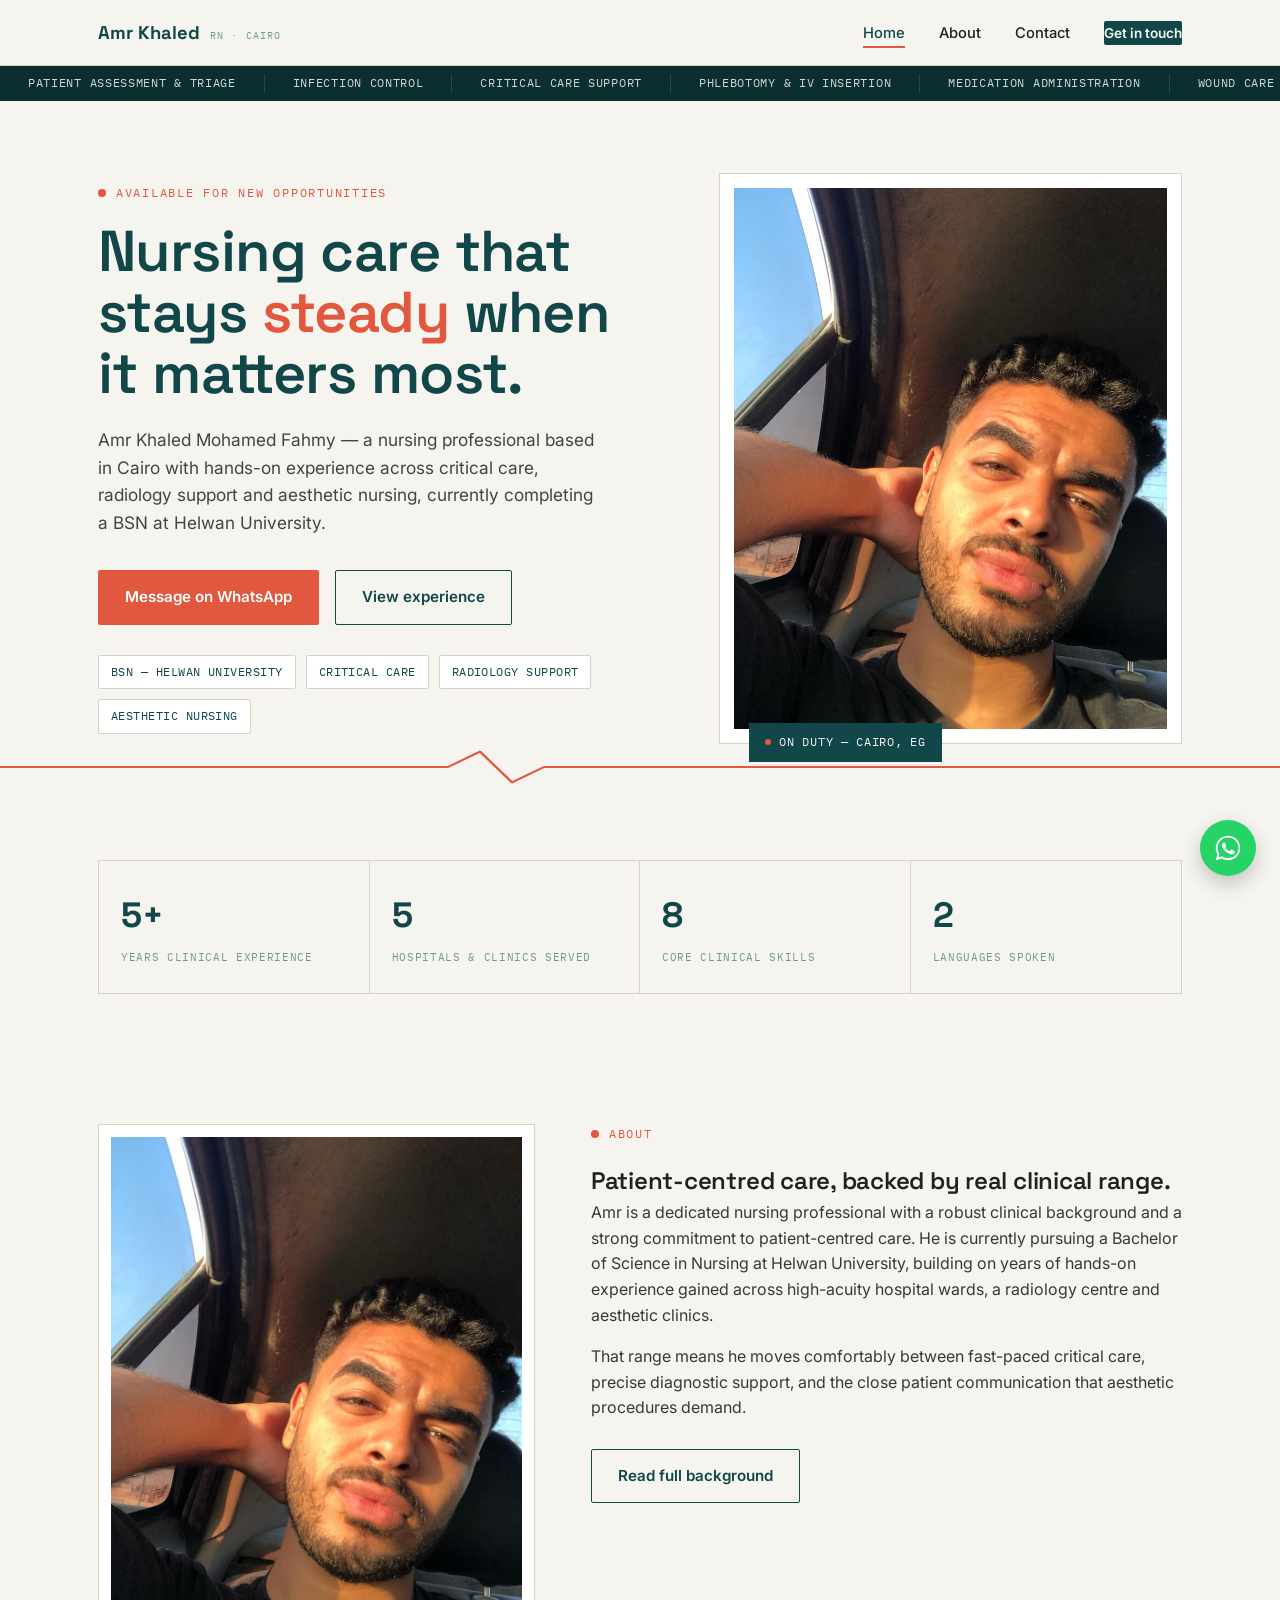
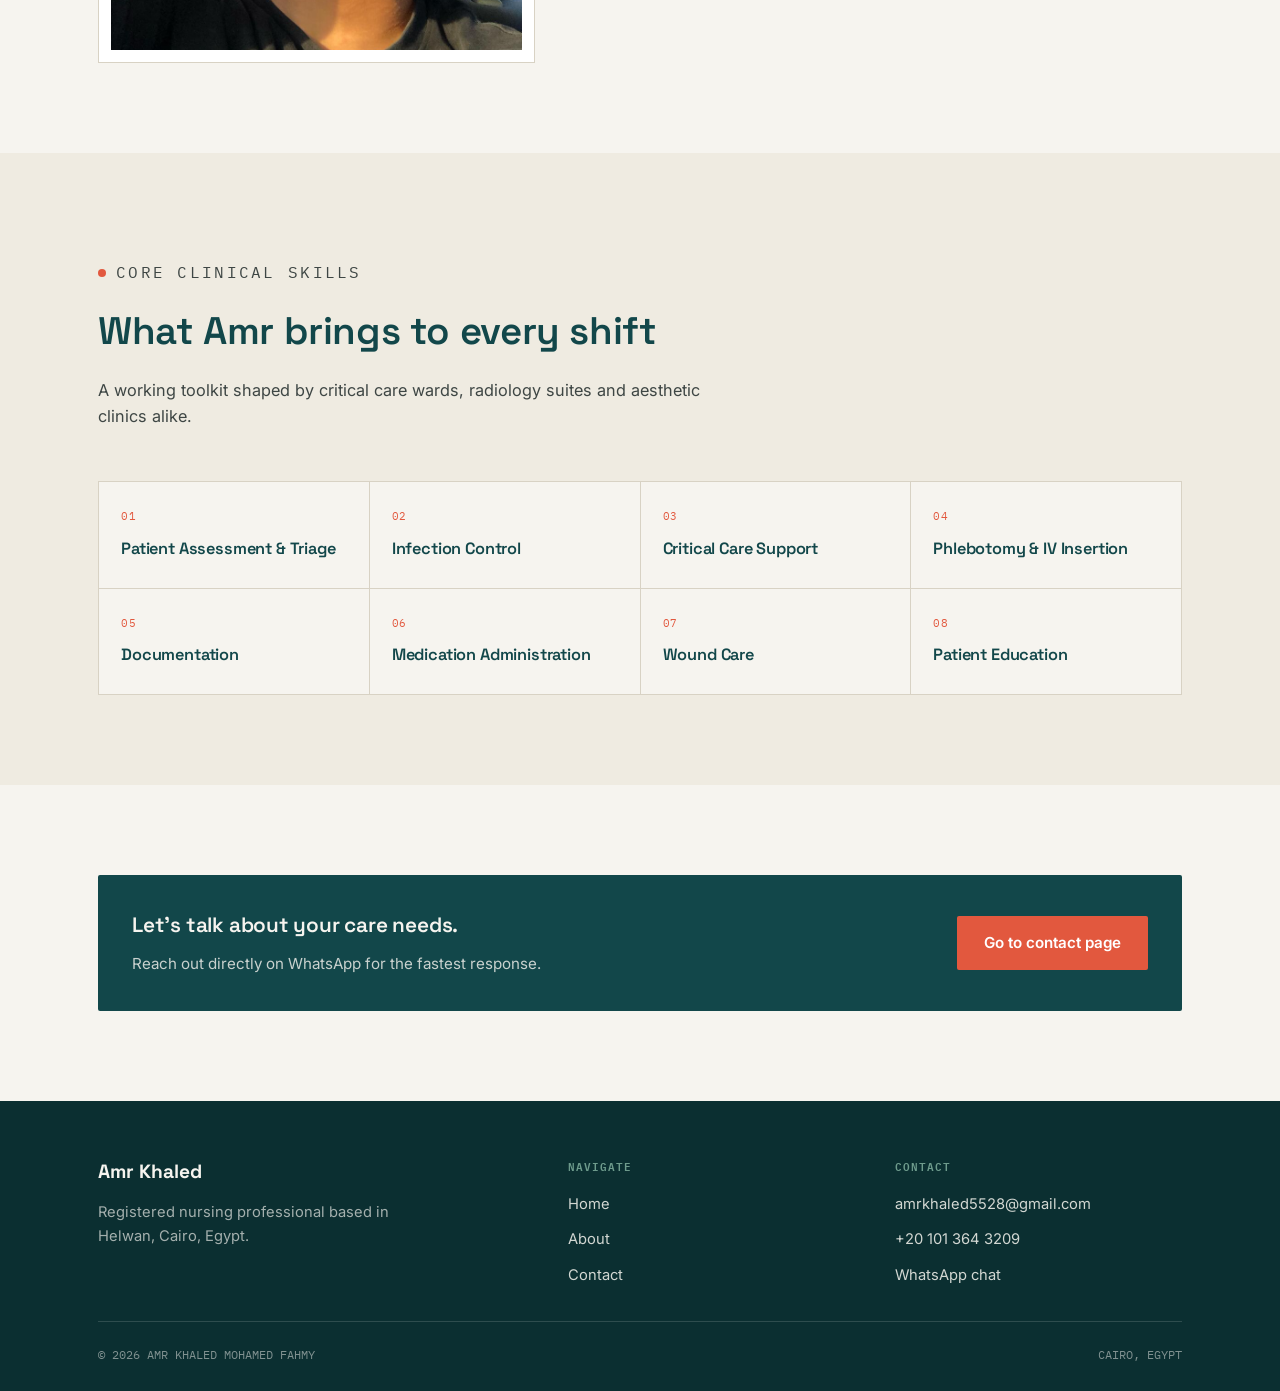
<file: index.html>
<!DOCTYPE html>
<html lang="en">
<head>
<meta charset="UTF-8">
<meta name="viewport" content="width=device-width, initial-scale=1.0">
<title>Amr Khaled — Registered Nurse, Cairo</title>
<meta name="description" content="Amr Khaled Mohamed Fahmy — Nursing professional specialising in critical care, radiology support and aesthetic nursing, Cairo, Egypt.">
<link rel="preconnect" href="https://fonts.googleapis.com">
<link href="https://fonts.googleapis.com/css2?family=Space+Grotesk:wght@500;600;700&family=Inter:wght@400;500;600&family=IBM+Plex+Mono:wght@400;500&display=swap" rel="stylesheet">
<link rel="stylesheet" href="css/style.css">
</head>
<body>

<header class="site-header">
  <nav class="nav">
    <a href="index.html" class="brand">Amr Khaled <small>RN · Cairo</small></a>
    <button class="nav-toggle" aria-label="Toggle menu" aria-expanded="false">
      <span></span><span></span><span></span>
    </button>
    <ul class="nav-links">
      <li><a href="index.html" aria-current="page">Home</a></li>
      <li><a href="about.html">About</a></li>
      <li><a href="contact.html">Contact</a></li>
      <li><a href="contact.html" class="nav-cta">Get in touch</a></li>
    </ul>
  </nav>
</header>

<div class="vitals-strip" aria-hidden="true">
  <div class="track">
    <span>PATIENT ASSESSMENT & TRIAGE</span><span>INFECTION CONTROL</span><span>CRITICAL CARE SUPPORT</span><span>PHLEBOTOMY & IV INSERTION</span><span>MEDICATION ADMINISTRATION</span><span>WOUND CARE</span><span>PATIENT EDUCATION</span>
    <span>PATIENT ASSESSMENT & TRIAGE</span><span>INFECTION CONTROL</span><span>CRITICAL CARE SUPPORT</span><span>PHLEBOTOMY & IV INSERTION</span><span>MEDICATION ADMINISTRATION</span><span>WOUND CARE</span><span>PATIENT EDUCATION</span>
  </div>
</div>

<main>
  <!-- HERO -->
  <section class="hero">
    <div class="container hero-grid">
      <div>
        <p class="eyebrow">Available for new opportunities</p>
        <h1>Nursing care that stays <em>steady</em> when it matters most.</h1>
        <p class="hero-lede">Amr Khaled Mohamed Fahmy — a nursing professional based in Cairo with hands-on experience across critical care, radiology support and aesthetic nursing, currently completing a BSN at Helwan University.</p>
        <div class="hero-actions">
          <a href="contact.html" class="btn btn-primary">Message on WhatsApp</a>
          <a href="about.html" class="btn btn-outline">View experience</a>
        </div>
        <div class="credentials">
          <span class="chip">BSN — Helwan University</span>
          <span class="chip">Critical Care</span>
          <span class="chip">Radiology Support</span>
          <span class="chip">Aesthetic Nursing</span>
        </div>
      </div>
      <div class="hero-photo">
        <div class="frame">
          <img src="images/profile-hero.jpg" alt="Portrait of Amr Khaled, Registered Nurse">
        </div>
        <div class="tag"><span class="dot"></span>ON DUTY — CAIRO, EG</div>
      </div>
    </div>
  </section>

  <svg class="ecg-divider" viewBox="0 0 1200 60" preserveAspectRatio="none" aria-hidden="true">
    <path d="M0 30 H420 L450 10 L480 50 L510 30 H1200"/>
  </svg>

  <!-- STATS -->
  <section class="stats">
    <div class="container">
      <div class="stats-grid">
        <div class="stat"><div class="n">5+</div><div class="l">Years clinical experience</div></div>
        <div class="stat"><div class="n">5</div><div class="l">Hospitals & clinics served</div></div>
        <div class="stat"><div class="n">8</div><div class="l">Core clinical skills</div></div>
        <div class="stat"><div class="n">2</div><div class="l">Languages spoken</div></div>
      </div>
    </div>
  </section>

  <!-- ABOUT TEASER -->
  <section class="section reveal">
    <div class="container about-teaser">
      <div class="frame">
        <img src="images/about-photo.jpg" alt="Amr Khaled at work">
      </div>
      <div>
        <p class="eyebrow">About</p>
        <h2>Patient-centred care, backed by real clinical range.</h2>
        <div class="about-copy">
          <p>Amr is a dedicated nursing professional with a robust clinical background and a strong commitment to patient-centred care. He is currently pursuing a Bachelor of Science in Nursing at Helwan University, building on years of hands-on experience gained across high-acuity hospital wards, a radiology centre and aesthetic clinics.</p>
          <p>That range means he moves comfortably between fast-paced critical care, precise diagnostic support, and the close patient communication that aesthetic procedures demand.</p>
        </div>
        <div class="hero-actions" style="margin-top:28px;">
          <a href="about.html" class="btn btn-outline">Read full background</a>
        </div>
      </div>
    </div>
  </section>

  <!-- SKILLS -->
  <section class="section section-alt reveal">
    <div class="container">
      <div class="section-head">
        <p class="eyebrow">Core clinical skills</p>
        <h2>What Amr brings to every shift</h2>
        <p>A working toolkit shaped by critical care wards, radiology suites and aesthetic clinics alike.</p>
      </div>
      <div class="skills-grid">
        <div class="skill-card"><div class="k">01</div><h3>Patient Assessment & Triage</h3></div>
        <div class="skill-card"><div class="k">02</div><h3>Infection Control</h3></div>
        <div class="skill-card"><div class="k">03</div><h3>Critical Care Support</h3></div>
        <div class="skill-card"><div class="k">04</div><h3>Phlebotomy & IV Insertion</h3></div>
        <div class="skill-card"><div class="k">05</div><h3>Documentation</h3></div>
        <div class="skill-card"><div class="k">06</div><h3>Medication Administration</h3></div>
        <div class="skill-card"><div class="k">07</div><h3>Wound Care</h3></div>
        <div class="skill-card"><div class="k">08</div><h3>Patient Education</h3></div>
      </div>
    </div>
  </section>

  <!-- CTA -->
  <section class="section reveal">
    <div class="container">
      <div class="whatsapp-card" style="display:flex; align-items:center; justify-content:space-between; flex-wrap:wrap; gap:24px;">
        <div>
          <h3>Let's talk about your care needs.</h3>
          <p>Reach out directly on WhatsApp for the fastest response.</p>
        </div>
        <a href="contact.html" class="btn btn-primary">Go to contact page</a>
      </div>
    </div>
  </section>
</main>

<footer class="site-footer">
  <div class="container">
    <div class="footer-grid">
      <div>
        <div class="footer-brand">Amr Khaled</div>
        <p>Registered nursing professional based in Helwan, Cairo, Egypt.</p>
      </div>
      <div class="footer-col">
        <h4>Navigate</h4>
        <ul>
          <li><a href="index.html">Home</a></li>
          <li><a href="about.html">About</a></li>
          <li><a href="contact.html">Contact</a></li>
        </ul>
      </div>
      <div class="footer-col">
        <h4>Contact</h4>
        <ul>
          <li><a href="mailto:amrkhaled5528@gmail.com">amrkhaled5528@gmail.com</a></li>
          <li><a href="tel:+201013643209">+20 101 364 3209</a></li>
          <li><a href="https://wa.me/201013643209" target="_blank" rel="noopener">WhatsApp chat</a></li>
        </ul>
      </div>
    </div>
    <div class="footer-bottom">
      <span>© 2026 AMR KHALED MOHAMED FAHMY</span>
      <span>CAIRO, EGYPT</span>
    </div>
  </div>
</footer>

<a class="wa-float" href="#" target="_blank" rel="noopener" aria-label="Chat on WhatsApp">
  <svg viewBox="0 0 32 32" fill="white"><path d="M16 2C8.3 2 2 8.3 2 16c0 2.6.7 5.1 2 7.3L2 30l6.9-1.9c2.1 1.2 4.5 1.8 7.1 1.8 7.7 0 14-6.3 14-14S23.7 2 16 2zm0 25.5c-2.3 0-4.5-.6-6.4-1.8l-.5-.3-4.1 1.1 1.1-4-.3-.5C4.6 20.2 4 18.2 4 16 4 9.4 9.4 4 16 4s12 5.4 12 12-5.4 11.5-12 11.5zm6.3-8.6c-.3-.2-2-1-2.3-1.1-.3-.1-.5-.2-.8.2-.2.3-.9 1.1-1.1 1.3-.2.2-.4.2-.7.1-.3-.2-1.4-.5-2.6-1.6-1-.9-1.6-2-1.8-2.3-.2-.3 0-.5.1-.7.1-.1.3-.4.5-.6.2-.2.2-.3.3-.5.1-.2.1-.4 0-.6-.1-.2-.8-1.9-1.1-2.6-.3-.7-.6-.6-.8-.6h-.7c-.2 0-.6.1-.9.4-.3.3-1.2 1.2-1.2 2.9s1.3 3.4 1.4 3.6c.2.2 2.6 4 6.3 5.5.9.4 1.6.6 2.1.7.9.3 1.7.2 2.3.1.7-.1 2-.8 2.3-1.6.3-.8.3-1.4.2-1.6-.1-.1-.3-.2-.6-.4z"/></svg>
</a>

<script src="js/main.js"></script>
</body>
</html>
</file>
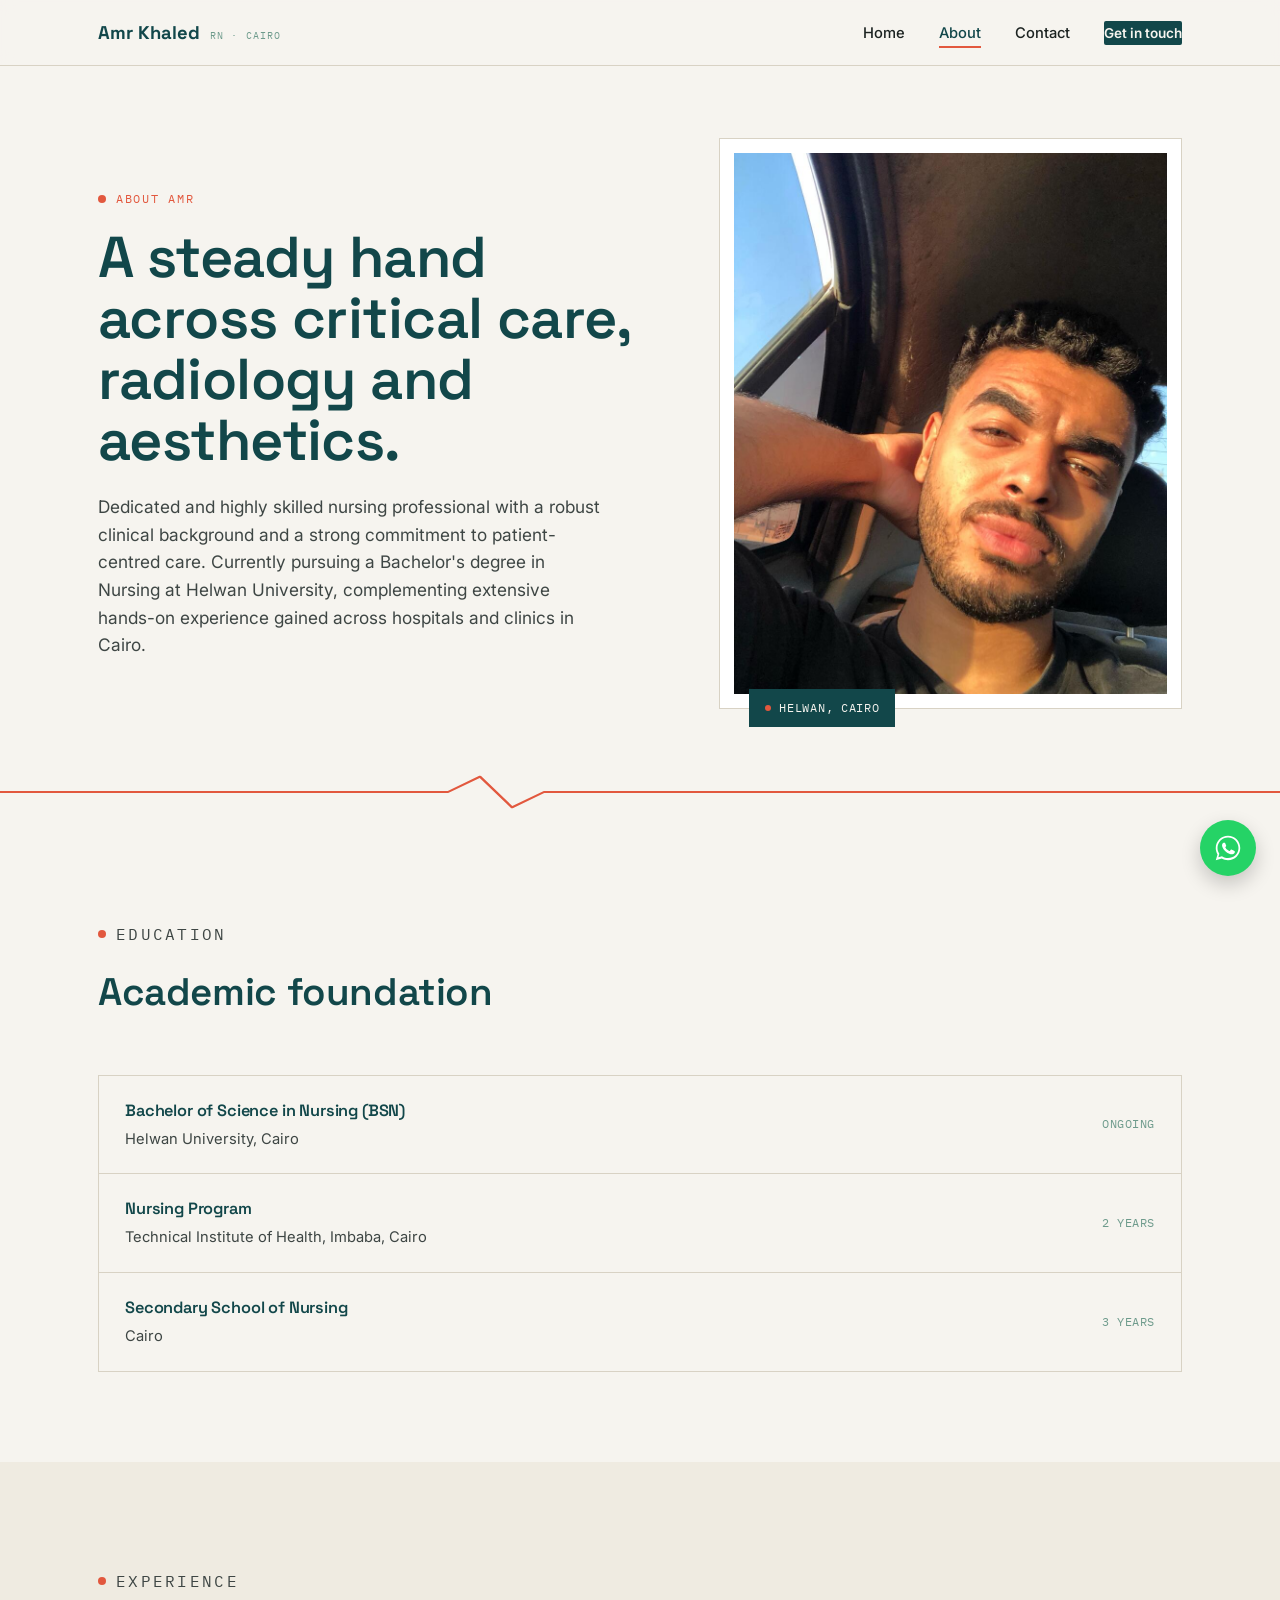
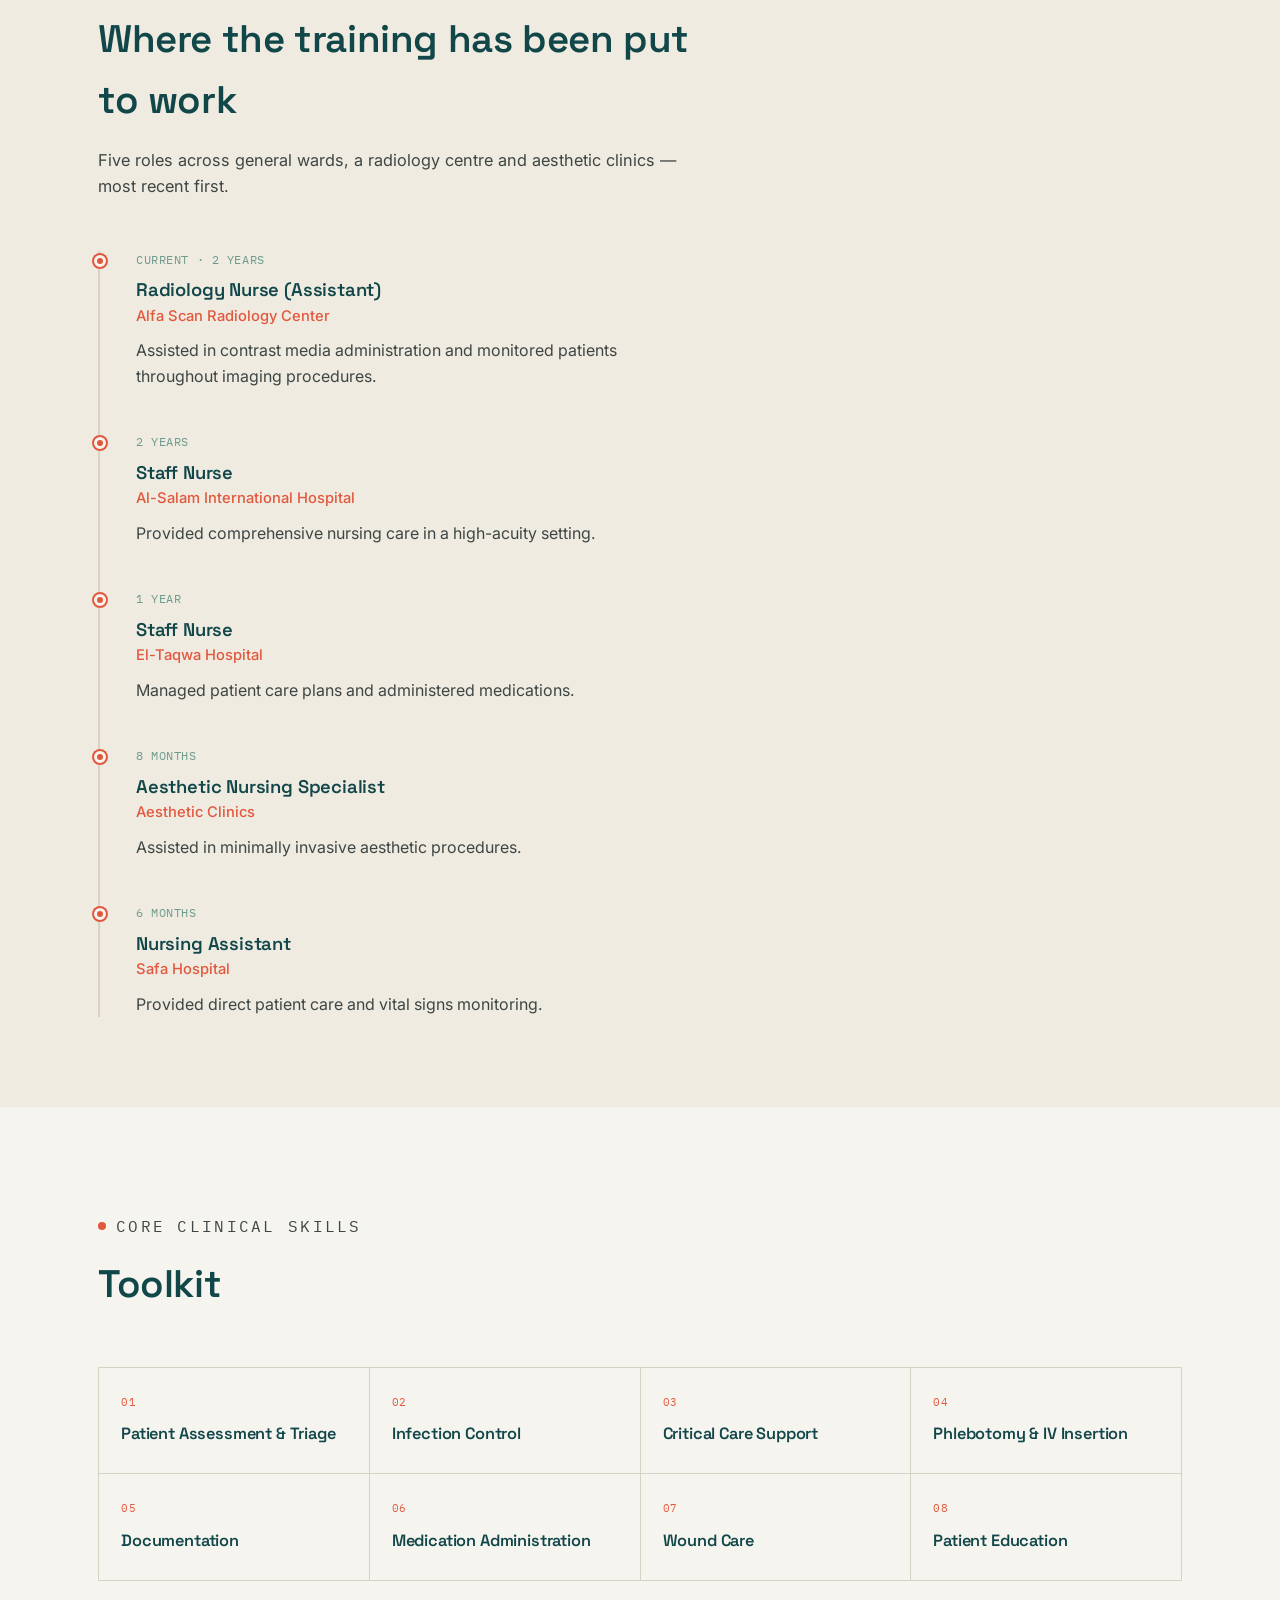
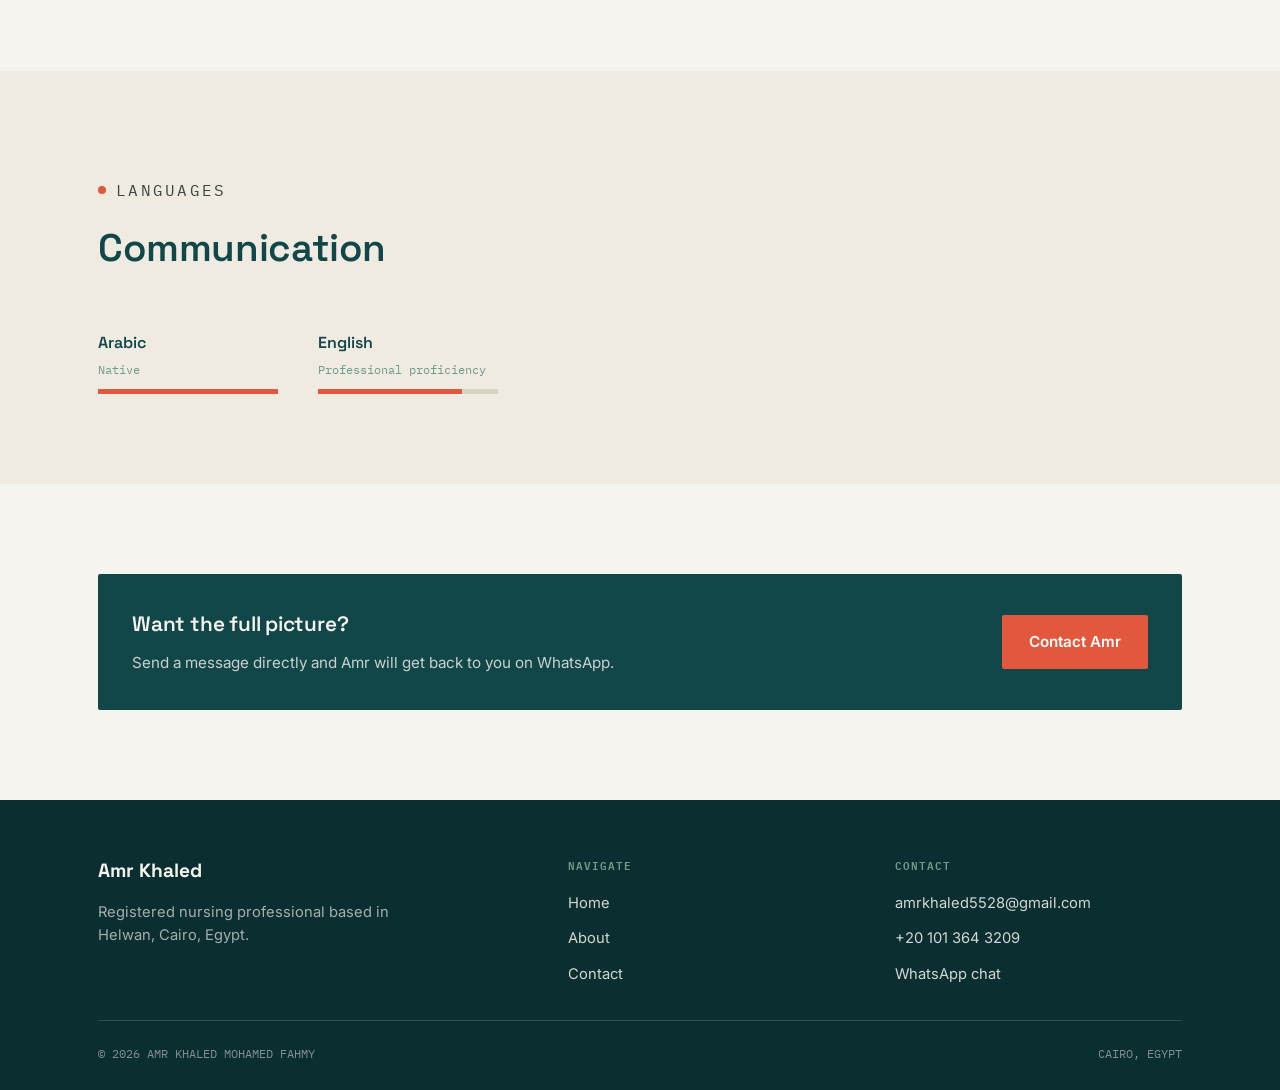
<file: about.html>
<!DOCTYPE html>
<html lang="en">
<head>
<meta charset="UTF-8">
<meta name="viewport" content="width=device-width, initial-scale=1.0">
<title>About — Amr Khaled, Registered Nurse</title>
<meta name="description" content="Education, clinical experience and core skills of Amr Khaled Mohamed Fahmy, nursing professional in Cairo, Egypt.">
<link rel="preconnect" href="https://fonts.googleapis.com">
<link href="https://fonts.googleapis.com/css2?family=Space+Grotesk:wght@500;600;700&family=Inter:wght@400;500;600&family=IBM+Plex+Mono:wght@400;500&display=swap" rel="stylesheet">
<link rel="stylesheet" href="css/style.css">
</head>
<body>

<header class="site-header">
  <nav class="nav">
    <a href="index.html" class="brand">Amr Khaled <small>RN · Cairo</small></a>
    <button class="nav-toggle" aria-label="Toggle menu" aria-expanded="false">
      <span></span><span></span><span></span>
    </button>
    <ul class="nav-links">
      <li><a href="index.html">Home</a></li>
      <li><a href="about.html" aria-current="page">About</a></li>
      <li><a href="contact.html">Contact</a></li>
      <li><a href="contact.html" class="nav-cta">Get in touch</a></li>
    </ul>
  </nav>
</header>

<main>
  <!-- INTRO -->
  <section class="hero" style="padding-bottom:60px;">
    <div class="container hero-grid">
      <div>
        <p class="eyebrow">About Amr</p>
        <h1>A steady hand across critical care, radiology and aesthetics.</h1>
        <p class="hero-lede">Dedicated and highly skilled nursing professional with a robust clinical background and a strong commitment to patient-centred care. Currently pursuing a Bachelor's degree in Nursing at Helwan University, complementing extensive hands-on experience gained across hospitals and clinics in Cairo.</p>
      </div>
      <div class="hero-photo">
        <div class="frame">
          <img src="images/about-photo.jpg" alt="Amr Khaled, Registered Nurse">
        </div>
        <div class="tag"><span class="dot"></span>HELWAN, CAIRO</div>
      </div>
    </div>
  </section>

  <svg class="ecg-divider" viewBox="0 0 1200 60" preserveAspectRatio="none" aria-hidden="true">
    <path d="M0 30 H420 L450 10 L480 50 L510 30 H1200"/>
  </svg>

  <!-- EDUCATION -->
  <section class="section reveal">
    <div class="container">
      <div class="section-head">
        <p class="eyebrow">Education</p>
        <h2>Academic foundation</h2>
      </div>
      <div class="edu-list">
        <div class="edu-item">
          <div>
            <h3>Bachelor of Science in Nursing (BSN)</h3>
            <div class="org">Helwan University, Cairo</div>
          </div>
          <div class="period">Ongoing</div>
        </div>
        <div class="edu-item">
          <div>
            <h3>Nursing Program</h3>
            <div class="org">Technical Institute of Health, Imbaba, Cairo</div>
          </div>
          <div class="period">2 Years</div>
        </div>
        <div class="edu-item">
          <div>
            <h3>Secondary School of Nursing</h3>
            <div class="org">Cairo</div>
          </div>
          <div class="period">3 Years</div>
        </div>
      </div>
    </div>
  </section>

  <!-- EXPERIENCE -->
  <section class="section section-alt reveal">
    <div class="container">
      <div class="section-head">
        <p class="eyebrow">Experience</p>
        <h2>Where the training has been put to work</h2>
        <p>Five roles across general wards, a radiology centre and aesthetic clinics — most recent first.</p>
      </div>
      <div class="timeline">
        <div class="timeline-item">
          <div class="period">Current · 2 Years</div>
          <h3>Radiology Nurse (Assistant)</h3>
          <div class="org">Alfa Scan Radiology Center</div>
          <p>Assisted in contrast media administration and monitored patients throughout imaging procedures.</p>
        </div>
        <div class="timeline-item">
          <div class="period">2 Years</div>
          <h3>Staff Nurse</h3>
          <div class="org">Al-Salam International Hospital</div>
          <p>Provided comprehensive nursing care in a high-acuity setting.</p>
        </div>
        <div class="timeline-item">
          <div class="period">1 Year</div>
          <h3>Staff Nurse</h3>
          <div class="org">El-Taqwa Hospital</div>
          <p>Managed patient care plans and administered medications.</p>
        </div>
        <div class="timeline-item">
          <div class="period">8 Months</div>
          <h3>Aesthetic Nursing Specialist</h3>
          <div class="org">Aesthetic Clinics</div>
          <p>Assisted in minimally invasive aesthetic procedures.</p>
        </div>
        <div class="timeline-item">
          <div class="period">6 Months</div>
          <h3>Nursing Assistant</h3>
          <div class="org">Safa Hospital</div>
          <p>Provided direct patient care and vital signs monitoring.</p>
        </div>
      </div>
    </div>
  </section>

  <!-- SKILLS -->
  <section class="section reveal">
    <div class="container">
      <div class="section-head">
        <p class="eyebrow">Core clinical skills</p>
        <h2>Toolkit</h2>
      </div>
      <div class="skills-grid">
        <div class="skill-card"><div class="k">01</div><h3>Patient Assessment & Triage</h3></div>
        <div class="skill-card"><div class="k">02</div><h3>Infection Control</h3></div>
        <div class="skill-card"><div class="k">03</div><h3>Critical Care Support</h3></div>
        <div class="skill-card"><div class="k">04</div><h3>Phlebotomy & IV Insertion</h3></div>
        <div class="skill-card"><div class="k">05</div><h3>Documentation</h3></div>
        <div class="skill-card"><div class="k">06</div><h3>Medication Administration</h3></div>
        <div class="skill-card"><div class="k">07</div><h3>Wound Care</h3></div>
        <div class="skill-card"><div class="k">08</div><h3>Patient Education</h3></div>
      </div>
    </div>
  </section>

  <!-- LANGUAGES -->
  <section class="section section-alt reveal">
    <div class="container">
      <div class="section-head">
        <p class="eyebrow">Languages</p>
        <h2>Communication</h2>
      </div>
      <div class="lang-row">
        <div class="lang-item">
          <div class="name">Arabic</div>
          <div class="level">Native</div>
          <div class="bar"><span style="width:100%"></span></div>
        </div>
        <div class="lang-item">
          <div class="name">English</div>
          <div class="level">Professional proficiency</div>
          <div class="bar"><span style="width:80%"></span></div>
        </div>
      </div>
    </div>
  </section>

  <!-- CTA -->
  <section class="section reveal">
    <div class="container">
      <div class="whatsapp-card" style="display:flex; align-items:center; justify-content:space-between; flex-wrap:wrap; gap:24px;">
        <div>
          <h3>Want the full picture?</h3>
          <p>Send a message directly and Amr will get back to you on WhatsApp.</p>
        </div>
        <a href="contact.html" class="btn btn-primary">Contact Amr</a>
      </div>
    </div>
  </section>
</main>

<footer class="site-footer">
  <div class="container">
    <div class="footer-grid">
      <div>
        <div class="footer-brand">Amr Khaled</div>
        <p>Registered nursing professional based in Helwan, Cairo, Egypt.</p>
      </div>
      <div class="footer-col">
        <h4>Navigate</h4>
        <ul>
          <li><a href="index.html">Home</a></li>
          <li><a href="about.html">About</a></li>
          <li><a href="contact.html">Contact</a></li>
        </ul>
      </div>
      <div class="footer-col">
        <h4>Contact</h4>
        <ul>
          <li><a href="mailto:amrkhaled5528@gmail.com">amrkhaled5528@gmail.com</a></li>
          <li><a href="tel:+201013643209">+20 101 364 3209</a></li>
          <li><a href="https://wa.me/201013643209" target="_blank" rel="noopener">WhatsApp chat</a></li>
        </ul>
      </div>
    </div>
    <div class="footer-bottom">
      <span>© 2026 AMR KHALED MOHAMED FAHMY</span>
      <span>CAIRO, EGYPT</span>
    </div>
  </div>
</footer>

<a class="wa-float" href="#" target="_blank" rel="noopener" aria-label="Chat on WhatsApp">
  <svg viewBox="0 0 32 32" fill="white"><path d="M16 2C8.3 2 2 8.3 2 16c0 2.6.7 5.1 2 7.3L2 30l6.9-1.9c2.1 1.2 4.5 1.8 7.1 1.8 7.7 0 14-6.3 14-14S23.7 2 16 2zm0 25.5c-2.3 0-4.5-.6-6.4-1.8l-.5-.3-4.1 1.1 1.1-4-.3-.5C4.6 20.2 4 18.2 4 16 4 9.4 9.4 4 16 4s12 5.4 12 12-5.4 11.5-12 11.5zm6.3-8.6c-.3-.2-2-1-2.3-1.1-.3-.1-.5-.2-.8.2-.2.3-.9 1.1-1.1 1.3-.2.2-.4.2-.7.1-.3-.2-1.4-.5-2.6-1.6-1-.9-1.6-2-1.8-2.3-.2-.3 0-.5.1-.7.1-.1.3-.4.5-.6.2-.2.2-.3.3-.5.1-.2.1-.4 0-.6-.1-.2-.8-1.9-1.1-2.6-.3-.7-.6-.6-.8-.6h-.7c-.2 0-.6.1-.9.4-.3.3-1.2 1.2-1.2 2.9s1.3 3.4 1.4 3.6c.2.2 2.6 4 6.3 5.5.9.4 1.6.6 2.1.7.9.3 1.7.2 2.3.1.7-.1 2-.8 2.3-1.6.3-.8.3-1.4.2-1.6-.1-.1-.3-.2-.6-.4z"/></svg>
</a>

<script src="js/main.js"></script>
</body>
</html>
</file>
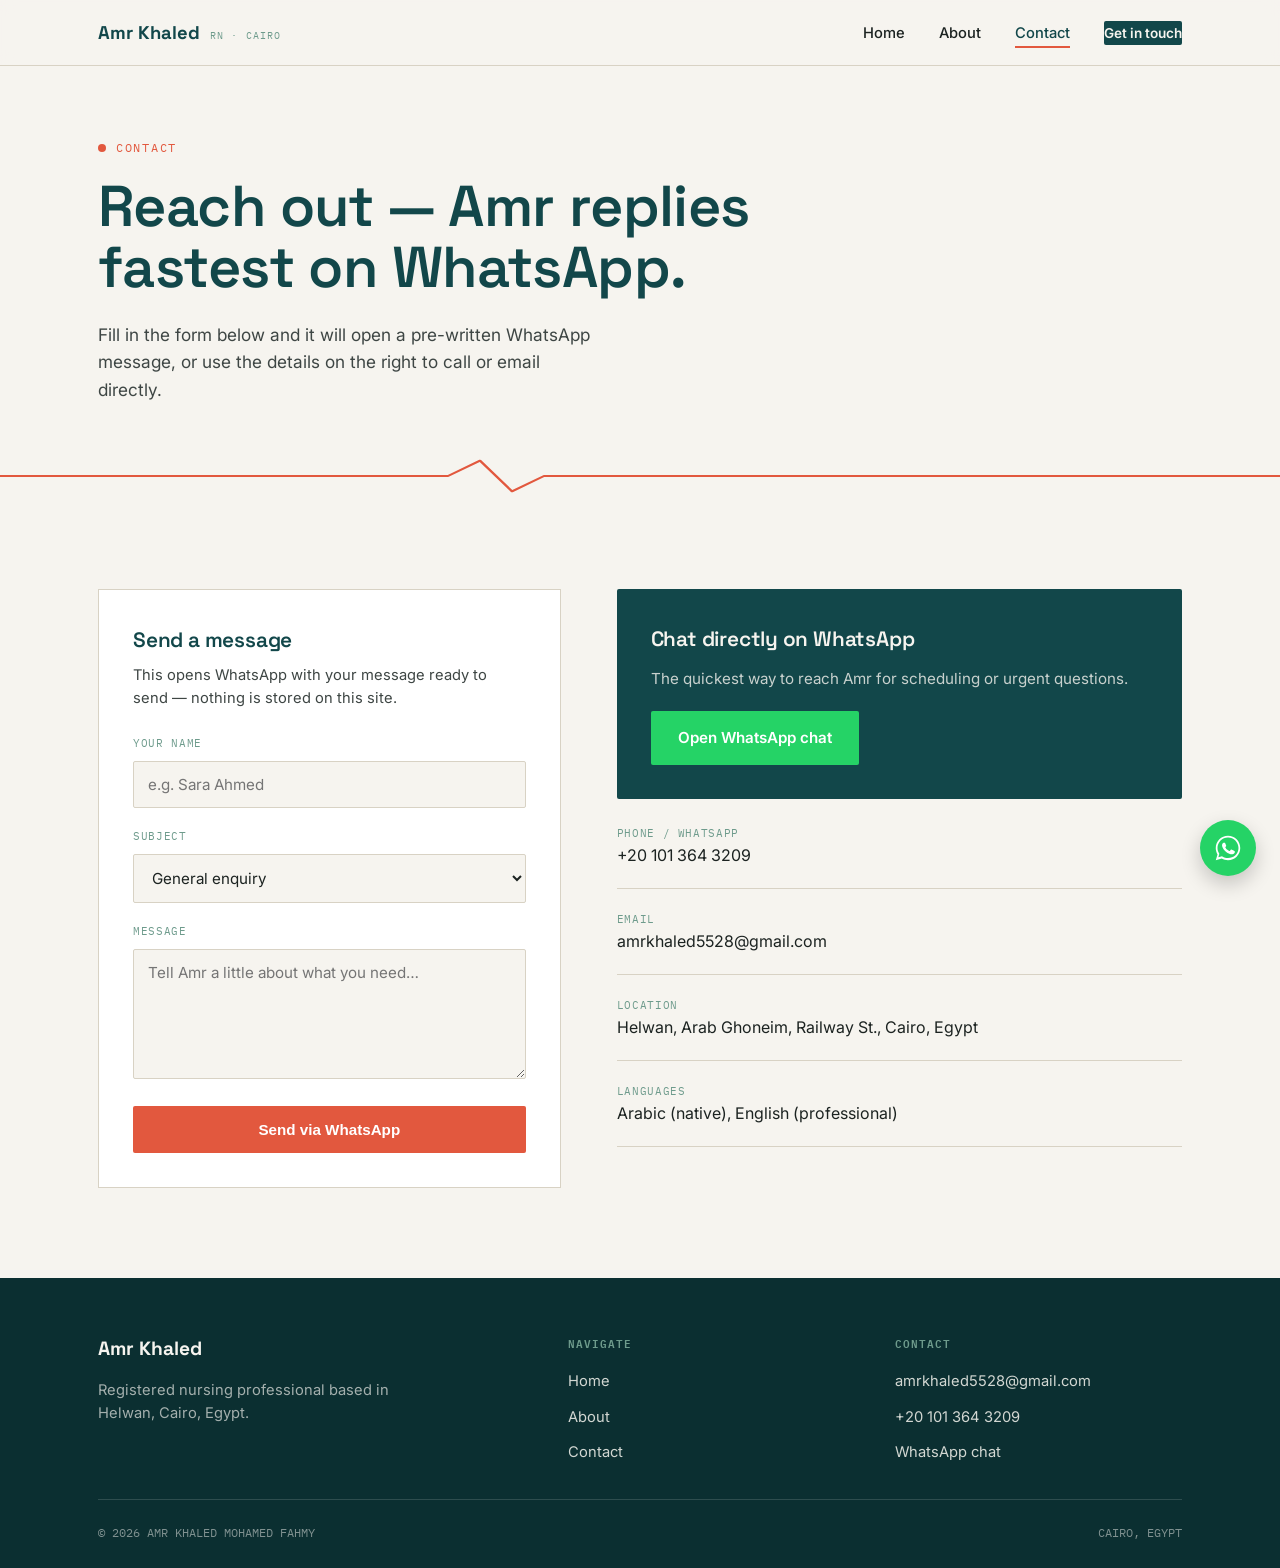
<file: contact.html>
<!DOCTYPE html>
<html lang="en">
<head>
<meta charset="UTF-8">
<meta name="viewport" content="width=device-width, initial-scale=1.0">
<title>Contact — Amr Khaled, Registered Nurse</title>
<meta name="description" content="Get in touch with Amr Khaled Mohamed Fahmy via WhatsApp, phone or email.">
<link rel="preconnect" href="https://fonts.googleapis.com">
<link href="https://fonts.googleapis.com/css2?family=Space+Grotesk:wght@500;600;700&family=Inter:wght@400;500;600&family=IBM+Plex+Mono:wght@400;500&display=swap" rel="stylesheet">
<link rel="stylesheet" href="css/style.css">
</head>
<body>

<header class="site-header">
  <nav class="nav">
    <a href="index.html" class="brand">Amr Khaled <small>RN · Cairo</small></a>
    <button class="nav-toggle" aria-label="Toggle menu" aria-expanded="false">
      <span></span><span></span><span></span>
    </button>
    <ul class="nav-links">
      <li><a href="index.html">Home</a></li>
      <li><a href="about.html">About</a></li>
      <li><a href="contact.html" aria-current="page">Contact</a></li>
      <li><a href="contact.html" class="nav-cta">Get in touch</a></li>
    </ul>
  </nav>
</header>

<main>
  <section class="hero" style="padding-bottom:50px;">
    <div class="container">
      <p class="eyebrow">Contact</p>
      <h1 style="max-width:20ch;">Reach out — Amr replies fastest on WhatsApp.</h1>
      <p class="hero-lede">Fill in the form below and it will open a pre-written WhatsApp message, or use the details on the right to call or email directly.</p>
    </div>
  </section>

  <svg class="ecg-divider" viewBox="0 0 1200 60" preserveAspectRatio="none" aria-hidden="true">
    <path d="M0 30 H420 L450 10 L480 50 L510 30 H1200"/>
  </svg>

  <section class="section reveal">
    <div class="container contact-grid">

      <!-- FORM -->
      <div>
        <div class="form-shell">
          <h2 style="margin-bottom:6px; color:var(--teal); font-size:1.3rem;">Send a message</h2>
          <p style="color:#3E4644; font-size:0.92rem; margin-bottom:24px;">This opens WhatsApp with your message ready to send — nothing is stored on this site.</p>
          <form id="whatsapp-form" novalidate>
            <div class="field">
              <label for="field-name">Your name</label>
              <input type="text" id="field-name" name="name" placeholder="e.g. Sara Ahmed" required>
            </div>
            <div class="field">
              <label for="field-subject">Subject</label>
              <select id="field-subject" name="subject">
                <option value="">General enquiry</option>
                <option value="Home care / private nursing">Home care / private nursing</option>
                <option value="Hospital or clinic opportunity">Hospital or clinic opportunity</option>
                <option value="Aesthetic nursing enquiry">Aesthetic nursing enquiry</option>
                <option value="Other">Other</option>
              </select>
            </div>
            <div class="field">
              <label for="field-message">Message</label>
              <textarea id="field-message" name="message" placeholder="Tell Amr a little about what you need…" required></textarea>
            </div>
            <button type="submit" class="btn btn-primary" style="width:100%; justify-content:center;">Send via WhatsApp</button>
          </form>
        </div>
      </div>

      <!-- INFO -->
      <div>
        <div class="whatsapp-card">
          <h3>Chat directly on WhatsApp</h3>
          <p>The quickest way to reach Amr for scheduling or urgent questions.</p>
          <a href="https://wa.me/201013643209" target="_blank" rel="noopener" class="btn btn-primary" style="margin-top:20px; background:#25D366;">Open WhatsApp chat</a>
        </div>

        <div class="contact-info-list">
          <div class="contact-info-item">
            <div>
              <div class="k">Phone / WhatsApp</div>
              <a class="v" href="tel:+201013643209">+20 101 364 3209</a>
            </div>
          </div>
          <div class="contact-info-item">
            <div>
              <div class="k">Email</div>
              <a class="v" href="mailto:amrkhaled5528@gmail.com">amrkhaled5528@gmail.com</a>
            </div>
          </div>
          <div class="contact-info-item">
            <div>
              <div class="k">Location</div>
              <span class="v">Helwan, Arab Ghoneim, Railway St., Cairo, Egypt</span>
            </div>
          </div>
          <div class="contact-info-item">
            <div>
              <div class="k">Languages</div>
              <span class="v">Arabic (native), English (professional)</span>
            </div>
          </div>
        </div>
      </div>

    </div>
  </section>
</main>

<footer class="site-footer">
  <div class="container">
    <div class="footer-grid">
      <div>
        <div class="footer-brand">Amr Khaled</div>
        <p>Registered nursing professional based in Helwan, Cairo, Egypt.</p>
      </div>
      <div class="footer-col">
        <h4>Navigate</h4>
        <ul>
          <li><a href="index.html">Home</a></li>
          <li><a href="about.html">About</a></li>
          <li><a href="contact.html">Contact</a></li>
        </ul>
      </div>
      <div class="footer-col">
        <h4>Contact</h4>
        <ul>
          <li><a href="mailto:amrkhaled5528@gmail.com">amrkhaled5528@gmail.com</a></li>
          <li><a href="tel:+201013643209">+20 101 364 3209</a></li>
          <li><a href="https://wa.me/201013643209" target="_blank" rel="noopener">WhatsApp chat</a></li>
        </ul>
      </div>
    </div>
    <div class="footer-bottom">
      <span>© 2026 AMR KHALED MOHAMED FAHMY</span>
      <span>CAIRO, EGYPT</span>
    </div>
  </div>
</footer>

<a class="wa-float" href="#" target="_blank" rel="noopener" aria-label="Chat on WhatsApp">
  <svg viewBox="0 0 32 32" fill="white"><path d="M16 2C8.3 2 2 8.3 2 16c0 2.6.7 5.1 2 7.3L2 30l6.9-1.9c2.1 1.2 4.5 1.8 7.1 1.8 7.7 0 14-6.3 14-14S23.7 2 16 2zm0 25.5c-2.3 0-4.5-.6-6.4-1.8l-.5-.3-4.1 1.1 1.1-4-.3-.5C4.6 20.2 4 18.2 4 16 4 9.4 9.4 4 16 4s12 5.4 12 12-5.4 11.5-12 11.5zm6.3-8.6c-.3-.2-2-1-2.3-1.1-.3-.1-.5-.2-.8.2-.2.3-.9 1.1-1.1 1.3-.2.2-.4.2-.7.1-.3-.2-1.4-.5-2.6-1.6-1-.9-1.6-2-1.8-2.3-.2-.3 0-.5.1-.7.1-.1.3-.4.5-.6.2-.2.2-.3.3-.5.1-.2.1-.4 0-.6-.1-.2-.8-1.9-1.1-2.6-.3-.7-.6-.6-.8-.6h-.7c-.2 0-.6.1-.9.4-.3.3-1.2 1.2-1.2 2.9s1.3 3.4 1.4 3.6c.2.2 2.6 4 6.3 5.5.9.4 1.6.6 2.1.7.9.3 1.7.2 2.3.1.7-.1 2-.8 2.3-1.6.3-.8.3-1.4.2-1.6-.1-.1-.3-.2-.6-.4z"/></svg>
</a>

<script src="js/main.js"></script>
</body>
</html>
</file>
<file: css/style.css>
/* ===========================================================
   AMR KHALED — Nursing Portfolio
   Design tokens
   =========================================================== */
:root{
  --ink:      #1C2321;
  --paper:    #F6F4EF;
  --paper-2:  #EFEBE1;
  --teal:     #12474A;
  --teal-dk:  #0B2F31;
  --sage:     #6E9B8C;
  --pulse:    #E2583E;
  --pulse-dk: #C6472F;
  --line:     #D8D2C4;
  --white:    #FFFFFF;

  --font-display: 'Space Grotesk', 'Arial Narrow', sans-serif;
  --font-body: 'Inter', -apple-system, BlinkMacSystemFont, sans-serif;
  --font-mono: 'IBM Plex Mono', 'Courier New', monospace;

  --container: 1140px;
  --radius: 2px;
}

*, *::before, *::after{ box-sizing: border-box; }

html{ scroll-behavior: smooth; }

@media (prefers-reduced-motion: reduce){
  html{ scroll-behavior: auto; }
  *, *::before, *::after{ animation-duration: 0.001ms !important; animation-iteration-count: 1 !important; transition-duration: 0.001ms !important; }
}

body{
  margin:0;
  background: var(--paper);
  color: var(--ink);
  font-family: var(--font-body);
  font-size: 16px;
  line-height: 1.6;
  -webkit-font-smoothing: antialiased;
}

img{ max-width:100%; display:block; }
a{ color: inherit; text-decoration: none; }
ul{ list-style:none; margin:0; padding:0; }
h1,h2,h3,h4{ font-family: var(--font-display); margin:0; font-weight:600; letter-spacing:-0.01em; }
p{ margin:0; }

.container{
  width:100%;
  max-width: var(--container);
  margin: 0 auto;
  padding: 0 28px;
}

/* Focus visibility */
a:focus-visible, button:focus-visible, input:focus-visible, textarea:focus-visible{
  outline: 2px solid var(--pulse);
  outline-offset: 3px;
}

/* ===========================================================
   Header / Nav
   =========================================================== */
.site-header{
  position: sticky;
  top:0;
  z-index: 50;
  background: rgba(246,244,239,0.92);
  backdrop-filter: blur(8px);
  border-bottom: 1px solid var(--line);
}
.nav{
  display:flex;
  align-items:center;
  justify-content:space-between;
  padding: 18px 28px;
  max-width: var(--container);
  margin:0 auto;
}
.brand{
  display:flex;
  align-items:baseline;
  gap:10px;
  font-family: var(--font-display);
  font-weight:700;
  font-size: 1.15rem;
  color: var(--teal);
}
.brand small{
  font-family: var(--font-mono);
  font-size: 0.6rem;
  font-weight:400;
  letter-spacing: 0.12em;
  text-transform: uppercase;
  color: var(--sage);
}
.nav-links{
  display:flex;
  align-items:center;
  gap: 34px;
}
.nav-links a{
  font-size: 0.92rem;
  font-weight:500;
  color: var(--ink);
  position:relative;
  padding: 4px 0;
}
.nav-links a::after{
  content:"";
  position:absolute;
  left:0; bottom:-2px;
  width:0; height:2px;
  background: var(--pulse);
  transition: width 0.25s ease;
}
.nav-links a:hover::after,
.nav-links a[aria-current="page"]::after{
  width:100%;
}
.nav-links a[aria-current="page"]{ color: var(--teal); }

.nav-cta{
  background: var(--teal);
  color: var(--paper) !important;
  padding: 10px 18px;
  border-radius: var(--radius);
  font-size: 0.85rem !important;
  font-weight:600 !important;
}
.nav-cta:hover{ background: var(--pulse); }

.nav-toggle{
  display:none;
  background:none;
  border:none;
  cursor:pointer;
  padding: 6px;
}
.nav-toggle span{
  display:block;
  width:24px; height:2px;
  background: var(--ink);
  margin: 5px 0;
}

@media (max-width: 860px){
  .nav-links{
    position:fixed;
    top:64px; left:0; right:0;
    background: var(--paper);
    border-bottom: 1px solid var(--line);
    flex-direction: column;
    align-items: flex-start;
    padding: 20px 28px 28px;
    gap: 18px;
    transform: translateY(-8px);
    opacity:0;
    pointer-events:none;
    transition: all 0.2s ease;
  }
  .nav-links.open{
    transform: translateY(0);
    opacity:1;
    pointer-events:auto;
  }
  .nav-toggle{ display:block; }
}

/* ===========================================================
   Vitals strip — a recurring monospace data bar (utility face)
   =========================================================== */
.vitals-strip{
  background: var(--teal-dk);
  color: var(--paper);
  font-family: var(--font-mono);
  font-size: 0.72rem;
  letter-spacing: 0.06em;
  text-transform: uppercase;
  overflow:hidden;
  white-space: nowrap;
}
.vitals-strip .track{
  display:inline-flex;
  padding: 8px 0;
  animation: ticker 28s linear infinite;
}
.vitals-strip span{
  padding: 0 28px;
  opacity: 0.85;
  border-right: 1px solid rgba(246,244,239,0.15);
}
@keyframes ticker{
  from{ transform: translateX(0); }
  to{ transform: translateX(-50%); }
}

/* ===========================================================
   ECG divider — signature element
   =========================================================== */
.ecg-divider{
  width:100%;
  height: 46px;
  display:block;
  margin: 0;
}
.ecg-divider path{
  fill:none;
  stroke: var(--pulse);
  stroke-width: 2.5;
  stroke-linecap: round;
  stroke-linejoin: round;
  stroke-dasharray: 1400;
  stroke-dashoffset: 1400;
  animation: draw 2.2s ease forwards;
}
@keyframes draw{
  to{ stroke-dashoffset: 0; }
}

/* ===========================================================
   Hero
   =========================================================== */
.hero{
  padding: 72px 0 0;
  background: var(--paper);
}
.hero-grid{
  display:grid;
  grid-template-columns: 1.1fr 0.9fr;
  gap: 56px;
  align-items:center;
}
.eyebrow{
  font-family: var(--font-mono);
  font-size: 0.78rem;
  letter-spacing: 0.14em;
  text-transform: uppercase;
  color: var(--pulse);
  display:flex;
  align-items:center;
  gap:10px;
  margin-bottom: 18px;
}
.eyebrow::before{
  content:"";
  width: 8px; height: 8px;
  border-radius:50%;
  background: var(--pulse);
  animation: pulse-dot 1.6s ease-in-out infinite;
}
@keyframes pulse-dot{
  0%,100%{ transform: scale(1); opacity:1; }
  50%{ transform: scale(1.5); opacity:0.5; }
}
.hero h1{
  font-size: clamp(2.4rem, 5vw, 3.6rem);
  line-height: 1.06;
  color: var(--teal);
}
.hero h1 em{
  font-style: normal;
  color: var(--pulse);
}
.hero-lede{
  margin-top: 22px;
  font-size: 1.08rem;
  color: #3E4644;
  max-width: 46ch;
}
.hero-actions{
  display:flex;
  gap: 16px;
  margin-top: 34px;
  flex-wrap: wrap;
}
.btn{
  display:inline-flex;
  align-items:center;
  gap:10px;
  padding: 14px 26px;
  border-radius: var(--radius);
  font-weight:600;
  font-size: 0.95rem;
  border: 1px solid transparent;
  cursor:pointer;
  transition: transform 0.15s ease, background 0.2s ease, color 0.2s ease, border-color 0.2s ease;
}
.btn:hover{ transform: translateY(-2px); }
.btn-primary{ background: var(--pulse); color: var(--white); }
.btn-primary:hover{ background: var(--pulse-dk); }
.btn-outline{ border-color: var(--teal); color: var(--teal); background:transparent; }
.btn-outline:hover{ background: var(--teal); color: var(--paper); }

.credentials{
  display:flex;
  gap: 10px;
  flex-wrap: wrap;
  margin-top: 30px;
}
.chip{
  font-family: var(--font-mono);
  font-size: 0.72rem;
  letter-spacing: 0.04em;
  text-transform: uppercase;
  padding: 7px 12px;
  border: 1px solid var(--line);
  border-radius: var(--radius);
  color: var(--teal);
  background: var(--white);
}

.hero-photo{
  position:relative;
}
.hero-photo .frame{
  position:relative;
  border: 1px solid var(--line);
  padding: 14px;
  background: var(--white);
}
.hero-photo img{
  width:100%;
  aspect-ratio: 4/5;
  object-fit: cover;
  object-position: 60% 30%;
}
.hero-photo .tag{
  position:absolute;
  bottom: -18px;
  left: 30px;
  background: var(--teal);
  color: var(--paper);
  font-family: var(--font-mono);
  font-size: 0.72rem;
  letter-spacing: 0.06em;
  padding: 10px 16px;
  display:flex;
  gap:8px;
  align-items:center;
}
.tag .dot{ width:6px; height:6px; border-radius:50%; background: var(--pulse); }

/* ===========================================================
   Stats row
   =========================================================== */
.stats{
  padding: 70px 0 40px;
}
.stats-grid{
  display:grid;
  grid-template-columns: repeat(4, 1fr);
  border: 1px solid var(--line);
}
.stat{
  padding: 26px 22px;
  border-right: 1px solid var(--line);
}
.stat:last-child{ border-right:none; }
.stat .n{
  font-family: var(--font-display);
  font-size: 2.2rem;
  color: var(--teal);
  font-weight:700;
}
.stat .l{
  font-family: var(--font-mono);
  font-size: 0.7rem;
  letter-spacing: 0.06em;
  text-transform: uppercase;
  color: var(--sage);
  margin-top: 6px;
}
@media (max-width: 760px){
  .stats-grid{ grid-template-columns: repeat(2,1fr); }
  .stat:nth-child(2){ border-right:none; }
}

/* ===========================================================
   Section shell
   =========================================================== */
.section{ padding: 90px 0; }
.section-alt{ background: var(--paper-2); }
.section-head{
  max-width: 620px;
  margin-bottom: 52px;
}
.section-head .eyebrow{ margin-bottom: 14px; }
.section-head h2{
  font-size: clamp(1.8rem, 3.4vw, 2.4rem);
  color: var(--teal);
}
.section-head p{
  margin-top: 16px;
  color:#3E4644;
  font-size: 1.02rem;
}

/* About teaser (index) */
.about-teaser{
  display:grid;
  grid-template-columns: 0.85fr 1.15fr;
  gap: 56px;
  align-items:start;
}
.about-teaser .frame{
  border: 1px solid var(--line);
  padding: 12px;
  background: var(--white);
}
.about-teaser img{ aspect-ratio: 4/5; object-fit:cover; object-position: 60% 30%; }
.about-copy p + p{ margin-top: 16px; }
.about-copy{ color: #333B39; }

/* Skills grid */
.skills-grid{
  display:grid;
  grid-template-columns: repeat(4, 1fr);
  gap: 1px;
  background: var(--line);
  border: 1px solid var(--line);
}
.skill-card{
  background: var(--paper);
  padding: 26px 22px;
}
.skill-card .k{
  font-family: var(--font-mono);
  font-size: 0.68rem;
  color: var(--pulse);
  letter-spacing:0.05em;
}
.skill-card h3{
  font-size: 1.02rem;
  margin-top: 10px;
  color: var(--teal);
}
@media (max-width: 900px){
  .skills-grid{ grid-template-columns: repeat(2,1fr); }
}
@media (max-width: 560px){
  .skills-grid{ grid-template-columns: 1fr; }
}

/* Experience timeline */
.timeline{
  position:relative;
  border-left: 2px solid var(--line);
  padding-left: 36px;
}
.timeline-item{
  position:relative;
  padding-bottom: 44px;
}
.timeline-item:last-child{ padding-bottom:0; }
.timeline-item::before{
  content:"";
  position:absolute;
  left:-42px; top:4px;
  width: 12px; height:12px;
  border-radius:50%;
  background: var(--pulse);
  border: 3px solid var(--paper);
  box-shadow: 0 0 0 2px var(--pulse);
}
.timeline-item .period{
  font-family: var(--font-mono);
  font-size: 0.72rem;
  letter-spacing:0.05em;
  text-transform:uppercase;
  color: var(--sage);
}
.timeline-item h3{
  font-size: 1.15rem;
  color: var(--teal);
  margin-top: 6px;
}
.timeline-item .org{
  font-weight:500;
  color: var(--pulse);
  font-size: 0.92rem;
}
.timeline-item p{
  margin-top: 10px;
  color: #3E4644;
  max-width: 56ch;
}

/* Education list */
.edu-list{
  display:grid;
  gap: 1px;
  background: var(--line);
  border: 1px solid var(--line);
}
.edu-item{
  background: var(--paper);
  padding: 22px 26px;
  display:grid;
  grid-template-columns: 1fr auto;
  gap: 12px;
  align-items:center;
}
.edu-item h3{ font-size: 1.02rem; color: var(--teal); }
.edu-item .org{ color:#3E4644; font-size:0.92rem; margin-top:4px; }
.edu-item .period{
  font-family: var(--font-mono);
  font-size: 0.72rem;
  letter-spacing:0.05em;
  text-transform:uppercase;
  color: var(--sage);
  white-space:nowrap;
}

/* Languages */
.lang-row{ display:flex; gap: 40px; flex-wrap:wrap; }
.lang-item .name{ font-family: var(--font-display); font-weight:600; color:var(--teal); }
.lang-item .level{ font-family: var(--font-mono); font-size:0.75rem; color: var(--sage); margin-top:4px; }
.bar{ width: 180px; height:5px; background: var(--line); margin-top:10px; }
.bar span{ display:block; height:100%; background: var(--pulse); }

/* ===========================================================
   Contact
   =========================================================== */
.contact-grid{
  display:grid;
  grid-template-columns: 0.9fr 1.1fr;
  gap: 56px;
}
.contact-info-list{ display:flex; flex-direction:column; gap:22px; margin-top: 26px; }
.contact-info-item{
  display:flex;
  gap: 16px;
  align-items:flex-start;
  padding-bottom: 20px;
  border-bottom: 1px solid var(--line);
}
.contact-info-item .k{
  font-family: var(--font-mono);
  font-size: 0.68rem;
  letter-spacing:0.06em;
  text-transform:uppercase;
  color: var(--sage);
}
.contact-info-item .v{
  font-size: 1rem;
  margin-top: 4px;
  color: var(--ink);
}
.contact-info-item a.v:hover{ color: var(--pulse); }

.whatsapp-card{
  background: var(--teal);
  color: var(--paper);
  padding: 34px;
  border-radius: var(--radius);
}
.whatsapp-card h3{ font-size: 1.3rem; }
.whatsapp-card p{ margin-top:10px; color: rgba(246,244,239,0.8); font-size:0.95rem; }

.form-shell{
  border: 1px solid var(--line);
  background: var(--white);
  padding: 34px;
}
.field{ margin-bottom: 20px; }
.field label{
  display:block;
  font-family: var(--font-mono);
  font-size: 0.7rem;
  letter-spacing:0.06em;
  text-transform:uppercase;
  color: var(--sage);
  margin-bottom: 8px;
}
.field input, .field textarea, .field select{
  width:100%;
  border: 1px solid var(--line);
  background: var(--paper);
  padding: 13px 14px;
  font-family: var(--font-body);
  font-size: 0.95rem;
  color: var(--ink);
  border-radius: var(--radius);
}
.field input:focus, .field textarea:focus{
  border-color: var(--pulse);
}
.field textarea{ min-height: 130px; resize: vertical; }
.form-note{
  font-size: 0.8rem;
  color: var(--sage);
  margin-top: 14px;
}
.form-note strong{ color: var(--pulse); }

/* ===========================================================
   Footer
   =========================================================== */
.site-footer{
  background: var(--teal-dk);
  color: var(--paper);
  padding: 56px 0 26px;
}
.footer-grid{
  display:grid;
  grid-template-columns: 1.2fr 0.8fr 0.8fr;
  gap: 40px;
  padding-bottom: 34px;
  border-bottom: 1px solid rgba(246,244,239,0.15);
}
.footer-brand{
  font-family: var(--font-display);
  font-size: 1.2rem;
  font-weight:700;
}
.footer-brand + p{
  margin-top: 14px;
  color: rgba(246,244,239,0.65);
  font-size: 0.92rem;
  max-width: 34ch;
}
.footer-col h4{
  font-family: var(--font-mono);
  font-size: 0.7rem;
  letter-spacing:0.08em;
  text-transform:uppercase;
  color: var(--sage);
  margin-bottom: 16px;
}
.footer-col ul{ display:flex; flex-direction:column; gap:10px; }
.footer-col a{ color: rgba(246,244,239,0.85); font-size:0.92rem; }
.footer-col a:hover{ color: var(--pulse); }
.footer-bottom{
  padding-top: 24px;
  display:flex;
  justify-content:space-between;
  flex-wrap:wrap;
  gap: 10px;
  font-family: var(--font-mono);
  font-size: 0.72rem;
  color: rgba(246,244,239,0.5);
}

@media (max-width: 860px){
  .hero-grid, .about-teaser, .contact-grid{ grid-template-columns: 1fr; }
  .hero-photo{ order:-1; max-width: 340px; margin: 0 auto; }
  .footer-grid{ grid-template-columns: 1fr; }
  .stats-grid{ grid-template-columns: repeat(2,1fr); }
}

/* Reveal-on-scroll */
.reveal{
  opacity:0;
  transform: translateY(18px);
  transition: opacity 0.6s ease, transform 0.6s ease;
}
.reveal.in{ opacity:1; transform:none; }

/* WhatsApp floating button */
.wa-float{
  position: fixed;
  right: 24px;
  bottom: 24px;
  width: 56px; height:56px;
  border-radius:50%;
  background: #25D366;
  display:flex;
  align-items:center;
  justify-content:center;
  box-shadow: 0 8px 20px rgba(0,0,0,0.2);
  z-index: 60;
  transition: transform 0.2s ease;
}
.wa-float:hover{ transform: scale(1.08); }
.wa-float svg{ width:28px; height:28px; }
</file>
